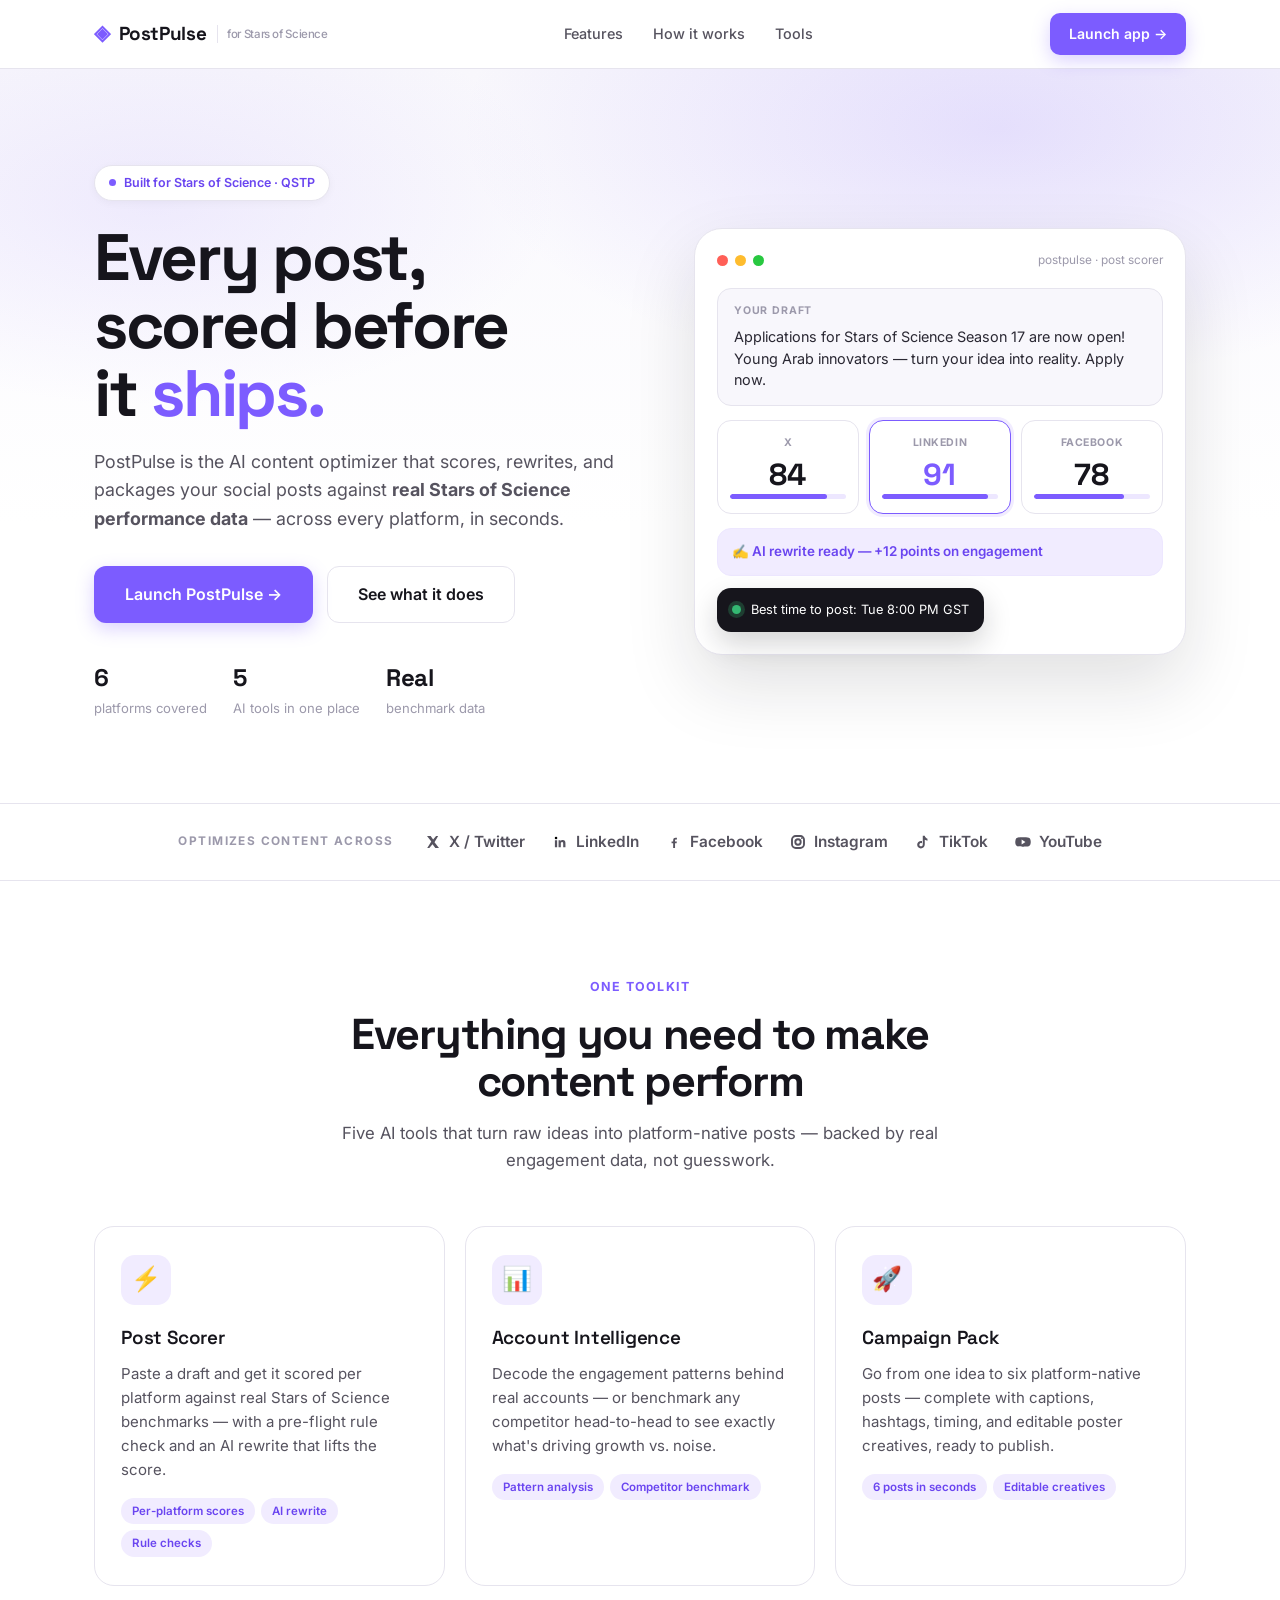
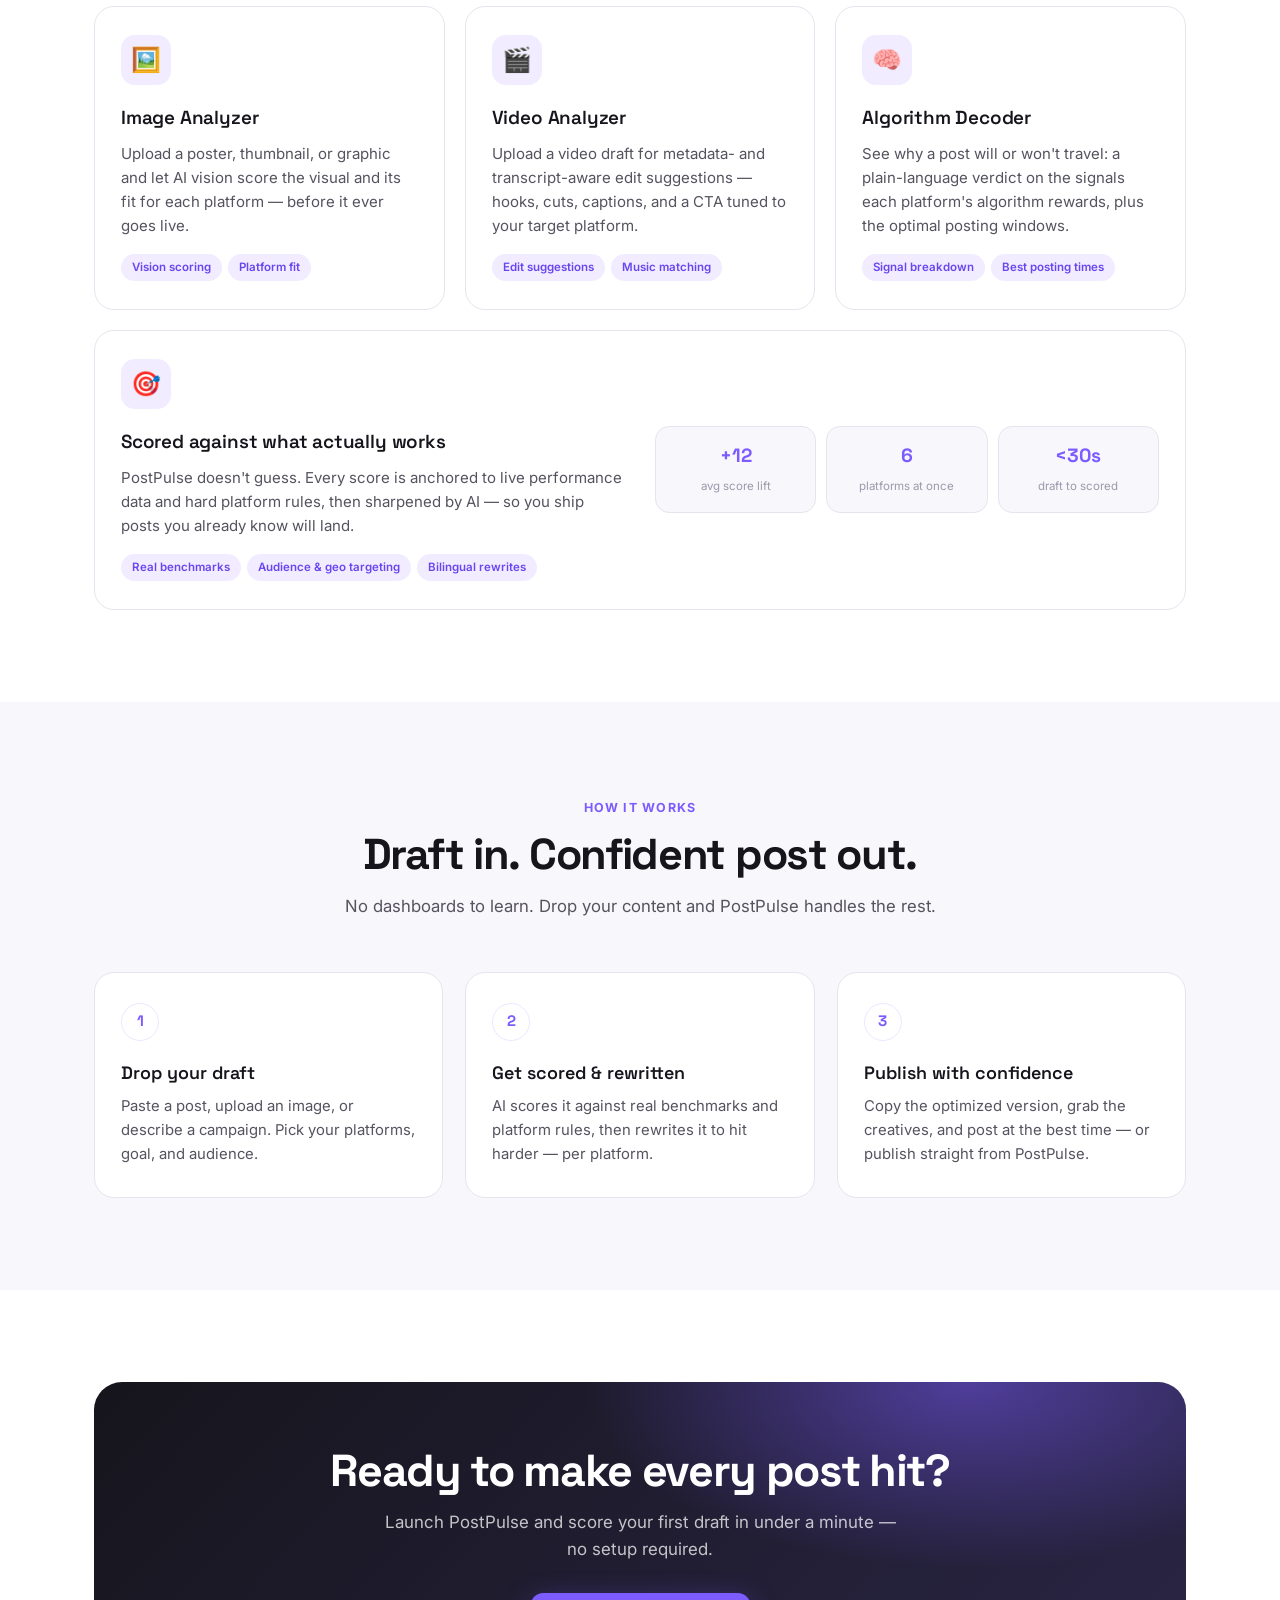
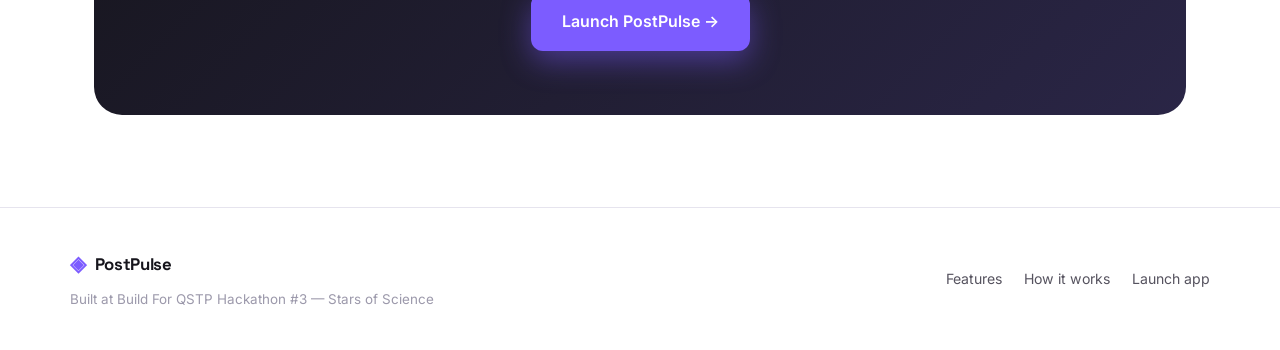
<file: final/frontend/index.html>
<!DOCTYPE html>
<html lang="en">
<head>
  <meta charset="UTF-8">
  <meta name="viewport" content="width=device-width, initial-scale=1.0">
  <title>PostPulse — AI Content Optimizer for Stars of Science</title>
  <meta name="description" content="PostPulse scores, rewrites, and packages your social content against real Stars of Science performance data — across every platform.">
  <link rel="preconnect" href="https://fonts.googleapis.com">
  <link rel="preconnect" href="https://fonts.gstatic.com" crossorigin>
  <link href="https://fonts.googleapis.com/css2?family=Inter:wght@400;500;600;700&family=Space+Grotesk:wght@500;600;700&display=swap" rel="stylesheet">
  <style>
    /* =========================================================
       POSTPULSE — LANDING
       Palette: white · black · lavender (shared with the product)
       ========================================================= */
    :root {
      --lav:        #7C5CFF;   /* primary lavender accent */
      --lav-dark:   #6A45F0;   /* hover */
      --lav-soft:   #F1ECFF;   /* soft wash */
      --lav-soft-2: #EDE7FF;
      --ink:        #16151C;   /* near-black */
      --ink-2:      #2A2833;
      --muted:      #56535F;
      --faint:      #9C99AB;
      --line:       #E6E4EE;
      --surface:    #F8F7FC;
      --white:      #FFFFFF;
      --font-display: 'Space Grotesk', sans-serif;
      --font-body: 'Inter', sans-serif;
      --r-sm: 10px; --r-md: 14px; --r-lg: 20px; --r-xl: 28px;
    }
    *, *::before, *::after { box-sizing: border-box; margin: 0; padding: 0; }
    html { scroll-behavior: smooth; -webkit-text-size-adjust: 100%; }
    body {
      font-family: var(--font-body);
      color: var(--ink);
      background: var(--white);
      line-height: 1.6;
      -webkit-font-smoothing: antialiased;
    }
    a { color: inherit; text-decoration: none; }
    .wrap { width: 100%; max-width: 1140px; margin: 0 auto; padding: 0 24px; }

    /* ---- NAV ---- */
    .nav {
      position: sticky; top: 0; z-index: 50;
      background: rgba(255,255,255,0.82);
      backdrop-filter: saturate(180%) blur(12px);
      border-bottom: 1px solid var(--line);
    }
    .nav-inner { display: flex; align-items: center; justify-content: space-between; height: 68px; }
    .brand { display: flex; align-items: center; gap: 9px; font-family: var(--font-display); font-weight: 700; font-size: 1.18rem; letter-spacing: -0.02em; }
    .brand .mark { color: var(--lav); font-size: 1.3rem; }
    .brand .tag { font-family: var(--font-body); font-weight: 500; font-size: 0.72rem; color: var(--faint); padding-left: 9px; margin-left: 2px; border-left: 1px solid var(--line); }
    .nav-links { display: flex; align-items: center; gap: 30px; }
    .nav-links a { font-size: 0.9rem; font-weight: 500; color: var(--muted); transition: color 0.15s; }
    .nav-links a:hover { color: var(--ink); }
    .nav-cta { display: flex; align-items: center; gap: 14px; }

    /* ---- BUTTONS ---- */
    .btn {
      display: inline-flex; align-items: center; gap: 8px;
      font-family: var(--font-body); font-weight: 600; font-size: 0.92rem;
      border-radius: var(--r-sm); cursor: pointer; border: 1px solid transparent;
      transition: transform 0.12s ease, background 0.15s, box-shadow 0.15s, border-color 0.15s;
      white-space: nowrap;
    }
    .btn:active { transform: translateY(1px); }
    .btn-primary { background: var(--lav); color: #fff; padding: 12px 22px; box-shadow: 0 6px 18px rgba(124,92,255,0.28); }
    .btn-primary:hover { background: var(--lav-dark); box-shadow: 0 10px 26px rgba(124,92,255,0.34); }
    .btn-ghost { background: transparent; color: var(--ink); padding: 12px 20px; border-color: var(--line); }
    .btn-ghost:hover { border-color: var(--ink); }
    .btn-sm { padding: 9px 18px; font-size: 0.88rem; }
    .btn-lg { padding: 15px 30px; font-size: 1rem; border-radius: 12px; }

    /* ---- HERO ---- */
    .hero { position: relative; overflow: hidden; padding: 96px 0 84px; }
    .hero::before {
      content: ""; position: absolute; inset: 0; z-index: -1;
      background:
        radial-gradient(60% 50% at 78% 8%, rgba(124,92,255,0.16), transparent 70%),
        radial-gradient(45% 40% at 12% 18%, rgba(183,164,255,0.18), transparent 70%),
        linear-gradient(180deg, var(--surface), var(--white) 62%);
    }
    .hero-grid { display: grid; grid-template-columns: 1.05fr 0.95fr; gap: 56px; align-items: center; }
    .eyebrow {
      display: inline-flex; align-items: center; gap: 8px;
      background: var(--white); border: 1px solid var(--line);
      color: var(--lav-dark); font-weight: 600; font-size: 0.78rem;
      padding: 7px 14px; border-radius: 100px; box-shadow: 0 2px 8px rgba(22,21,28,0.04);
    }
    .eyebrow .dot { width: 7px; height: 7px; border-radius: 50%; background: var(--lav); }
    h1.hero-title {
      font-family: var(--font-display); font-weight: 700;
      font-size: clamp(2.6rem, 5.2vw, 4.1rem); line-height: 1.04;
      letter-spacing: -0.035em; color: var(--ink); margin: 22px 0 0;
    }
    h1.hero-title .accent { color: var(--lav); }
    .hero-sub { font-size: 1.12rem; color: var(--muted); max-width: 520px; margin-top: 20px; }
    .hero-actions { display: flex; flex-wrap: wrap; gap: 14px; margin-top: 32px; }
    .hero-meta { display: flex; gap: 26px; margin-top: 36px; flex-wrap: wrap; }
    .hero-meta .stat { display: flex; flex-direction: column; }
    .hero-meta .stat b { font-family: var(--font-display); font-size: 1.5rem; font-weight: 700; color: var(--ink); letter-spacing: -0.02em; }
    .hero-meta .stat span { font-size: 0.82rem; color: var(--faint); }

    /* ---- HERO MOCKUP ---- */
    .mock {
      position: relative; background: var(--white); border: 1px solid var(--line);
      border-radius: var(--r-xl); padding: 22px; box-shadow: 0 30px 70px rgba(22,21,28,0.13);
    }
    .mock-bar { display: flex; align-items: center; gap: 7px; margin-bottom: 18px; }
    .mock-bar i { width: 11px; height: 11px; border-radius: 50%; background: var(--line); display: inline-block; }
    .mock-bar i:nth-child(1){ background:#FF5F57; } .mock-bar i:nth-child(2){ background:#FEBC2E; } .mock-bar i:nth-child(3){ background:#28C840; }
    .mock-bar .mock-url { margin-left: auto; font-size: 0.74rem; color: var(--faint); }
    .mock-draft { background: var(--surface); border: 1px solid var(--line); border-radius: var(--r-md); padding: 14px 16px; font-size: 0.9rem; color: var(--ink-2); line-height: 1.5; }
    .mock-draft .lbl { display:block; font-size: 0.66rem; font-weight: 700; letter-spacing: 0.08em; text-transform: uppercase; color: var(--faint); margin-bottom: 7px; }
    .mock-scores { display: grid; grid-template-columns: repeat(3, 1fr); gap: 10px; margin-top: 14px; }
    .mscore { border: 1px solid var(--line); border-radius: var(--r-md); padding: 14px 12px; text-align: center; background: var(--white); }
    .mscore .p { font-size: 0.66rem; font-weight: 700; letter-spacing: 0.05em; text-transform: uppercase; color: var(--faint); }
    .mscore .n { font-family: var(--font-display); font-size: 1.9rem; font-weight: 700; line-height: 1; margin: 8px 0 4px; }
    .mscore.hi { border-color: var(--lav); box-shadow: 0 0 0 3px var(--lav-soft); }
    .mscore.hi .n { color: var(--lav); }
    .mscore .meter { height: 5px; border-radius: 3px; background: var(--lav-soft-2); overflow: hidden; }
    .mscore .meter span { display: block; height: 100%; background: var(--lav); border-radius: 3px; }
    .mock-rewrite { display: flex; align-items: center; gap: 8px; margin-top: 14px; padding: 12px 14px; background: var(--lav-soft); border: 1px solid var(--lav-soft-2); border-radius: var(--r-md); font-size: 0.84rem; color: var(--lav-dark); font-weight: 600; }
    .mock-float {
      margin-top: 12px; background: var(--ink); color: #fff;
      border-radius: var(--r-md); padding: 12px 15px; box-shadow: 0 12px 28px rgba(22,21,28,0.18);
      font-size: 0.8rem; display: inline-flex; align-items: center; gap: 10px; max-width: 100%;
    }
    .mock-float .pulse { width: 9px; height: 9px; border-radius: 50%; background: #34B872; box-shadow: 0 0 0 4px rgba(52,184,114,0.25); flex-shrink: 0; }

    /* ---- TRUST STRIP ---- */
    .trust { border-top: 1px solid var(--line); border-bottom: 1px solid var(--line); background: var(--white); }
    .trust-inner { padding: 26px 0; display: flex; align-items: center; gap: 30px; flex-wrap: wrap; justify-content: center; }
    .trust-label { font-size: 0.74rem; font-weight: 700; letter-spacing: 0.12em; text-transform: uppercase; color: var(--faint); }
    .trust-items { display: flex; gap: 26px; flex-wrap: wrap; align-items: center; }
    .trust-items span { font-weight: 600; color: var(--muted); font-size: 0.96rem; display: inline-flex; align-items: center; gap: 7px; }
    .trust-icon {
      width: 18px;
      height: 18px;
      display: inline-flex;
      align-items: center;
      justify-content: center;
      flex-shrink: 0;
    }
    .trust-icon svg {
      width: 18px;
      height: 18px;
      display: block;
    }
    .trust-icon svg path {
      fill: currentColor;
      stroke: none;
    }
    .trust-icon .icon-outline {
      fill: none;
      stroke: currentColor;
      stroke-width: 1.9;
      vector-effect: non-scaling-stroke;
    }
    .trust-icon .icon-solid { fill: currentColor; stroke: none; }
    .trust-icon .icon-cutout { fill: var(--white); stroke: none; }
    .trust-x { color: #111111; }
    .trust-linkedin { color: #0A66C2; }
    .trust-facebook { color: #1877F2; }
    .trust-instagram { color: #E1306C; }
    .trust-tiktok { color: #111111; }
    .trust-youtube { color: #FF0033; }

    /* ---- SECTION SHELL ---- */
    section.block { padding: 92px 0; }
    .section-head { max-width: 680px; margin: 0 auto 52px; text-align: center; }
    .kicker { font-size: 0.78rem; font-weight: 700; letter-spacing: 0.1em; text-transform: uppercase; color: var(--lav); }
    h2.section-title { font-family: var(--font-display); font-weight: 700; font-size: clamp(1.9rem, 3.4vw, 2.7rem); letter-spacing: -0.03em; line-height: 1.1; margin: 12px 0 0; }
    .section-head p { color: var(--muted); font-size: 1.05rem; margin-top: 14px; }

    /* ---- FEATURES ---- */
    .features { display: grid; grid-template-columns: repeat(3, 1fr); gap: 20px; }
    .feature {
      background: var(--white); border: 1px solid var(--line); border-radius: var(--r-lg);
      padding: 28px 26px; transition: transform 0.18s, box-shadow 0.18s, border-color 0.18s;
    }
    .feature:hover { transform: translateY(-4px); box-shadow: 0 18px 44px rgba(22,21,28,0.09); border-color: var(--lav-soft-2); }
    .feature .ico {
      width: 50px; height: 50px; border-radius: var(--r-md); display: grid; place-items: center;
      font-size: 1.5rem; background: var(--lav-soft); margin-bottom: 18px;
    }
    .feature h3 { font-family: var(--font-display); font-weight: 600; font-size: 1.18rem; letter-spacing: -0.01em; }
    .feature p { color: var(--muted); font-size: 0.94rem; margin-top: 9px; }
    .feature .tags { display: flex; flex-wrap: wrap; gap: 6px; margin-top: 16px; }
    .feature .tags b { font-size: 0.72rem; font-weight: 600; color: var(--lav-dark); background: var(--lav-soft); border-radius: 100px; padding: 4px 11px; }
    .feature.wide { grid-column: span 3; display: grid; grid-template-columns: 1fr 1fr; gap: 30px; align-items: center; }
    .feature.wide .ico { margin-bottom: 0; }
    .feature.wide .wide-body { display: flex; flex-direction: column; }
    .feature.wide .wide-visual { display: grid; grid-template-columns: repeat(3,1fr); gap: 10px; }
    .feature.wide .wide-visual div {
      border: 1px solid var(--line); border-radius: var(--r-md); padding: 14px 10px; text-align: center; background: var(--surface);
    }
    .feature.wide .wide-visual b { font-family: var(--font-display); font-size: 1.2rem; color: var(--lav); display: block; }
    .feature.wide .wide-visual span { font-size: 0.72rem; color: var(--faint); }

    /* ---- HOW IT WORKS ---- */
    .how { background: var(--surface); }
    .steps { display: grid; grid-template-columns: repeat(3, 1fr); gap: 22px; }
    .step { background: var(--white); border: 1px solid var(--line); border-radius: var(--r-lg); padding: 30px 26px; position: relative; }
    .step .num { font-family: var(--font-display); font-weight: 700; font-size: 0.95rem; color: var(--lav); border: 1.5px solid var(--lav-soft-2); width: 38px; height: 38px; border-radius: 50%; display: grid; place-items: center; margin-bottom: 18px; }
    .step h3 { font-family: var(--font-display); font-weight: 600; font-size: 1.12rem; }
    .step p { color: var(--muted); font-size: 0.93rem; margin-top: 8px; }

    /* ---- CTA BAND ---- */
    .cta-band { padding: 92px 0; }
    .cta-card {
      position: relative; overflow: hidden;
      background: linear-gradient(135deg, var(--ink), #322C57 140%);
      border-radius: var(--r-xl); padding: 64px 48px; text-align: center; color: #fff;
    }
    .cta-card::before { content:""; position:absolute; inset:0; z-index:0; background: radial-gradient(50% 80% at 80% 0%, rgba(124,92,255,0.5), transparent 70%); }
    .cta-card > * { position: relative; z-index: 1; }
    .cta-card h2 { font-family: var(--font-display); font-weight: 700; font-size: clamp(1.9rem, 3.6vw, 2.8rem); letter-spacing: -0.03em; line-height: 1.1; }
    .cta-card p { color: rgba(255,255,255,0.74); font-size: 1.06rem; margin: 14px auto 30px; max-width: 520px; }
    .cta-card .btn-primary { box-shadow: 0 10px 30px rgba(124,92,255,0.45); }

    /* ---- FOOTER ---- */
    footer.site { border-top: 1px solid var(--line); background: var(--white); }
    .footer-inner { padding: 40px 0; display: flex; align-items: center; justify-content: space-between; gap: 18px; flex-wrap: wrap; }
    .footer-inner .brand { font-size: 1.05rem; }
    .footer-note { font-size: 0.84rem; color: var(--faint); }
    .footer-links { display: flex; gap: 22px; }
    .footer-links a { font-size: 0.88rem; color: var(--muted); transition: color 0.15s; }
    .footer-links a:hover { color: var(--lav); }

    /* ---- RESPONSIVE ---- */
    .nav-links.mobile-hide { }
    @media (max-width: 920px) {
      .hero-grid { grid-template-columns: 1fr; gap: 44px; }
      .features { grid-template-columns: repeat(2, 1fr); }
      .feature.wide { grid-column: span 2; grid-template-columns: 1fr; }
      .steps { grid-template-columns: 1fr; }
    }
    @media (max-width: 680px) {
      .nav-links { display: none; }
      .hero { padding: 64px 0 56px; }
      section.block { padding: 64px 0; }
      .features { grid-template-columns: 1fr; }
      .feature.wide { grid-column: span 1; }
      .cta-card { padding: 48px 24px; }
      .footer-inner { flex-direction: column; align-items: flex-start; }
    }
  </style>
</head>
<body>

  <!-- ============ NAV ============ -->
  <nav class="nav">
    <div class="wrap nav-inner">
      <a class="brand" href="index.html">
        <span class="mark">◈</span> PostPulse
        <span class="tag">for Stars of Science</span>
      </a>
      <div class="nav-links">
        <a href="#features">Features</a>
        <a href="#how">How it works</a>
        <a href="#tools">Tools</a>
      </div>
      <div class="nav-cta">
        <a class="btn btn-primary btn-sm" href="app.html">Launch app →</a>
      </div>
    </div>
  </nav>

  <!-- ============ HERO ============ -->
  <header class="hero">
    <div class="wrap hero-grid">
      <div class="hero-copy">
        <span class="eyebrow"><span class="dot"></span> Built for Stars of Science · QSTP</span>
        <h1 class="hero-title">Every post,<br>scored before<br>it <span class="accent">ships.</span></h1>
        <p class="hero-sub">
          PostPulse is the AI content optimizer that scores, rewrites, and packages your social posts
          against <strong>real Stars of Science performance data</strong> — across every platform, in seconds.
        </p>
        <div class="hero-actions">
          <a class="btn btn-primary btn-lg" href="app.html">Launch PostPulse →</a>
          <a class="btn btn-ghost btn-lg" href="#features">See what it does</a>
        </div>
        <div class="hero-meta">
          <div class="stat"><b>6</b><span>platforms covered</span></div>
          <div class="stat"><b>5</b><span>AI tools in one place</span></div>
          <div class="stat"><b>Real</b><span>benchmark data</span></div>
        </div>
      </div>

      <!-- Product mockup -->
      <div class="hero-visual">
        <div class="mock">
          <div class="mock-bar"><i></i><i></i><i></i><span class="mock-url">postpulse · post scorer</span></div>
          <div class="mock-draft">
            <span class="lbl">Your draft</span>
            Applications for Stars of Science Season 17 are now open! Young Arab innovators — turn your idea into reality. Apply now.
          </div>
          <div class="mock-scores">
            <div class="mscore"><div class="p">X</div><div class="n">84</div><div class="meter"><span style="width:84%"></span></div></div>
            <div class="mscore hi"><div class="p">LinkedIn</div><div class="n">91</div><div class="meter"><span style="width:91%"></span></div></div>
            <div class="mscore"><div class="p">Facebook</div><div class="n">78</div><div class="meter"><span style="width:78%"></span></div></div>
          </div>
          <div class="mock-rewrite">✍️ AI rewrite ready — +12 points on engagement</div>
          <div class="mock-float"><span class="pulse"></span> Best time to post: Tue 8:00 PM GST</div>
        </div>
      </div>
    </div>
  </header>

  <!-- ============ TRUST STRIP ============ -->
  <div class="trust">
    <div class="wrap trust-inner">
      <span class="trust-label">Optimizes content across</span>
      <div class="trust-items">
        <span><span class="trust-icon trust-x" aria-hidden="true"><svg viewBox="0 0 24 24" focusable="false"><path d="M18.9 4h-2.77l-3.96 4.51L8.88 4H4l5.71 7.36L4.3 20h2.77l4.26-4.86L15.1 20H20l-5.98-7.71L18.9 4Z"></path></svg></span>X / Twitter</span>
        <span><span class="trust-icon trust-linkedin" aria-hidden="true"><svg viewBox="0 0 24 24" focusable="false"><circle cx="6.72" cy="6.72" r="1.72"></circle><path d="M5.2 9.7H8.2V19H5.2V9.7Zm4.7 0h2.88v1.27h.04c.4-.76 1.38-1.56 2.84-1.56 3.04 0 3.6 2 3.6 4.6V19h-3v-4.43c0-1.05-.02-2.41-1.47-2.41-1.47 0-1.7 1.15-1.7 2.33V19h-3V9.7Z"></path></svg></span>LinkedIn</span>
        <span><span class="trust-icon trust-facebook" aria-hidden="true"><svg viewBox="0 0 24 24" focusable="false"><path d="M13.39 20v-6.2h2.08l.31-2.42H13.4V9.83c0-.7.19-1.18 1.2-1.18h1.28V6.49c-.22-.03-.99-.09-1.88-.09-1.86 0-3.13 1.13-3.13 3.22v1.76H8.76v2.42h2.11V20h2.52Z"></path></svg></span>Facebook</span>
        <span><span class="trust-icon trust-instagram" aria-hidden="true"><svg viewBox="0 0 24 24" focusable="false"><rect x="4" y="4" width="16" height="16" rx="5" class="icon-outline"></rect><circle cx="12" cy="12" r="3.6" class="icon-outline"></circle><circle cx="17.2" cy="6.8" r="1.2" class="icon-solid"></circle></svg></span>Instagram</span>
        <span><span class="trust-icon trust-tiktok" aria-hidden="true"><svg viewBox="0 0 24 24" focusable="false"><path d="M14.35 3.5c.46 1.87 1.72 3.29 3.62 4.04v2.73c-1.37-.04-2.58-.42-3.62-1.12v6.2c0 3.07-2.18 5.15-5.22 5.15-2.81 0-4.89-2.1-4.89-4.82 0-2.89 2.31-4.97 5.42-4.97.33 0 .66.03 1 .1v2.77a3.7 3.7 0 0 0-.97-.13c-1.47 0-2.51.93-2.51 2.18 0 1.26.98 2.2 2.3 2.2 1.42 0 2.22-.91 2.22-2.8V3.5h2.65Z"></path></svg></span>TikTok</span>
        <span><span class="trust-icon trust-youtube" aria-hidden="true"><svg viewBox="0 0 24 24" focusable="false"><path d="M21.8 8.6a3.25 3.25 0 0 0-2.29-2.3C17.55 5.78 12 5.78 12 5.78s-5.55 0-7.51.52A3.25 3.25 0 0 0 2.2 8.6 34.4 34.4 0 0 0 1.67 12c0 1.16.18 2.3.53 3.4a3.25 3.25 0 0 0 2.29 2.3c1.96.52 7.51.52 7.51.52s5.55 0 7.51-.52a3.25 3.25 0 0 0 2.29-2.3c.35-1.1.53-2.24.53-3.4s-.18-2.3-.53-3.4Z"></path><path d="m10.15 15.35 5.1-3.35-5.1-3.35v6.7Z" class="icon-cutout"></path></svg></span>YouTube</span>
      </div>
    </div>
  </div>

  <!-- ============ FEATURES ============ -->
  <section class="block" id="features">
    <div class="wrap">
      <div class="section-head">
        <span class="kicker">One toolkit</span>
        <h2 class="section-title">Everything you need to make content perform</h2>
        <p>Five AI tools that turn raw ideas into platform-native posts — backed by real engagement data, not guesswork.</p>
      </div>

      <div class="features" id="tools">
        <article class="feature">
          <div class="ico">⚡</div>
          <h3>Post Scorer</h3>
          <p>Paste a draft and get it scored per platform against real Stars of Science benchmarks — with a pre-flight rule check and an AI rewrite that lifts the score.</p>
          <div class="tags"><b>Per-platform scores</b><b>AI rewrite</b><b>Rule checks</b></div>
        </article>

        <article class="feature">
          <div class="ico">📊</div>
          <h3>Account Intelligence</h3>
          <p>Decode the engagement patterns behind real accounts — or benchmark any competitor head-to-head to see exactly what's driving growth vs. noise.</p>
          <div class="tags"><b>Pattern analysis</b><b>Competitor benchmark</b></div>
        </article>

        <article class="feature">
          <div class="ico">🚀</div>
          <h3>Campaign Pack</h3>
          <p>Go from one idea to six platform-native posts — complete with captions, hashtags, timing, and editable poster creatives, ready to publish.</p>
          <div class="tags"><b>6 posts in seconds</b><b>Editable creatives</b></div>
        </article>

        <article class="feature">
          <div class="ico">🖼️</div>
          <h3>Image Analyzer</h3>
          <p>Upload a poster, thumbnail, or graphic and let AI vision score the visual and its fit for each platform — before it ever goes live.</p>
          <div class="tags"><b>Vision scoring</b><b>Platform fit</b></div>
        </article>

        <article class="feature">
          <div class="ico">🎬</div>
          <h3>Video Analyzer</h3>
          <p>Upload a video draft for metadata- and transcript-aware edit suggestions — hooks, cuts, captions, and a CTA tuned to your target platform.</p>
          <div class="tags"><b>Edit suggestions</b><b>Music matching</b></div>
        </article>

        <article class="feature">
          <div class="ico">🧠</div>
          <h3>Algorithm Decoder</h3>
          <p>See why a post will or won't travel: a plain-language verdict on the signals each platform's algorithm rewards, plus the optimal posting windows.</p>
          <div class="tags"><b>Signal breakdown</b><b>Best posting times</b></div>
        </article>

        <article class="feature wide">
          <div class="wide-body">
            <div class="ico">🎯</div>
            <h3 style="margin-top:18px;">Scored against what actually works</h3>
            <p>PostPulse doesn't guess. Every score is anchored to live performance data and hard platform rules, then sharpened by AI — so you ship posts you already know will land.</p>
            <div class="tags"><b>Real benchmarks</b><b>Audience & geo targeting</b><b>Bilingual rewrites</b></div>
          </div>
          <div class="wide-visual">
            <div><b>+12</b><span>avg score lift</span></div>
            <div><b>6</b><span>platforms at once</span></div>
            <div><b>&lt;30s</b><span>draft to scored</span></div>
          </div>
        </article>
      </div>
    </div>
  </section>

  <!-- ============ HOW IT WORKS ============ -->
  <section class="block how" id="how">
    <div class="wrap">
      <div class="section-head">
        <span class="kicker">How it works</span>
        <h2 class="section-title">Draft in. Confident post out.</h2>
        <p>No dashboards to learn. Drop your content and PostPulse handles the rest.</p>
      </div>
      <div class="steps">
        <div class="step">
          <div class="num">1</div>
          <h3>Drop your draft</h3>
          <p>Paste a post, upload an image, or describe a campaign. Pick your platforms, goal, and audience.</p>
        </div>
        <div class="step">
          <div class="num">2</div>
          <h3>Get scored & rewritten</h3>
          <p>AI scores it against real benchmarks and platform rules, then rewrites it to hit harder — per platform.</p>
        </div>
        <div class="step">
          <div class="num">3</div>
          <h3>Publish with confidence</h3>
          <p>Copy the optimized version, grab the creatives, and post at the best time — or publish straight from PostPulse.</p>
        </div>
      </div>
    </div>
  </section>

  <!-- ============ CTA BAND ============ -->
  <section class="cta-band">
    <div class="wrap">
      <div class="cta-card">
        <h2>Ready to make every post hit?</h2>
        <p>Launch PostPulse and score your first draft in under a minute — no setup required.</p>
        <a class="btn btn-primary btn-lg" href="app.html">Launch PostPulse →</a>
      </div>
    </div>
  </section>

  <!-- ============ FOOTER ============ -->
  <footer class="site">
    <div class="wrap footer-inner">
      <div>
        <a class="brand" href="index.html"><span class="mark">◈</span> PostPulse</a>
        <p class="footer-note" style="margin-top:8px;">Built at Build For QSTP Hackathon #3 — Stars of Science</p>
      </div>
      <div class="footer-links">
        <a href="#features">Features</a>
        <a href="#how">How it works</a>
        <a href="app.html">Launch app</a>
      </div>
    </div>
  </footer>

</body>
</html>
</file>
